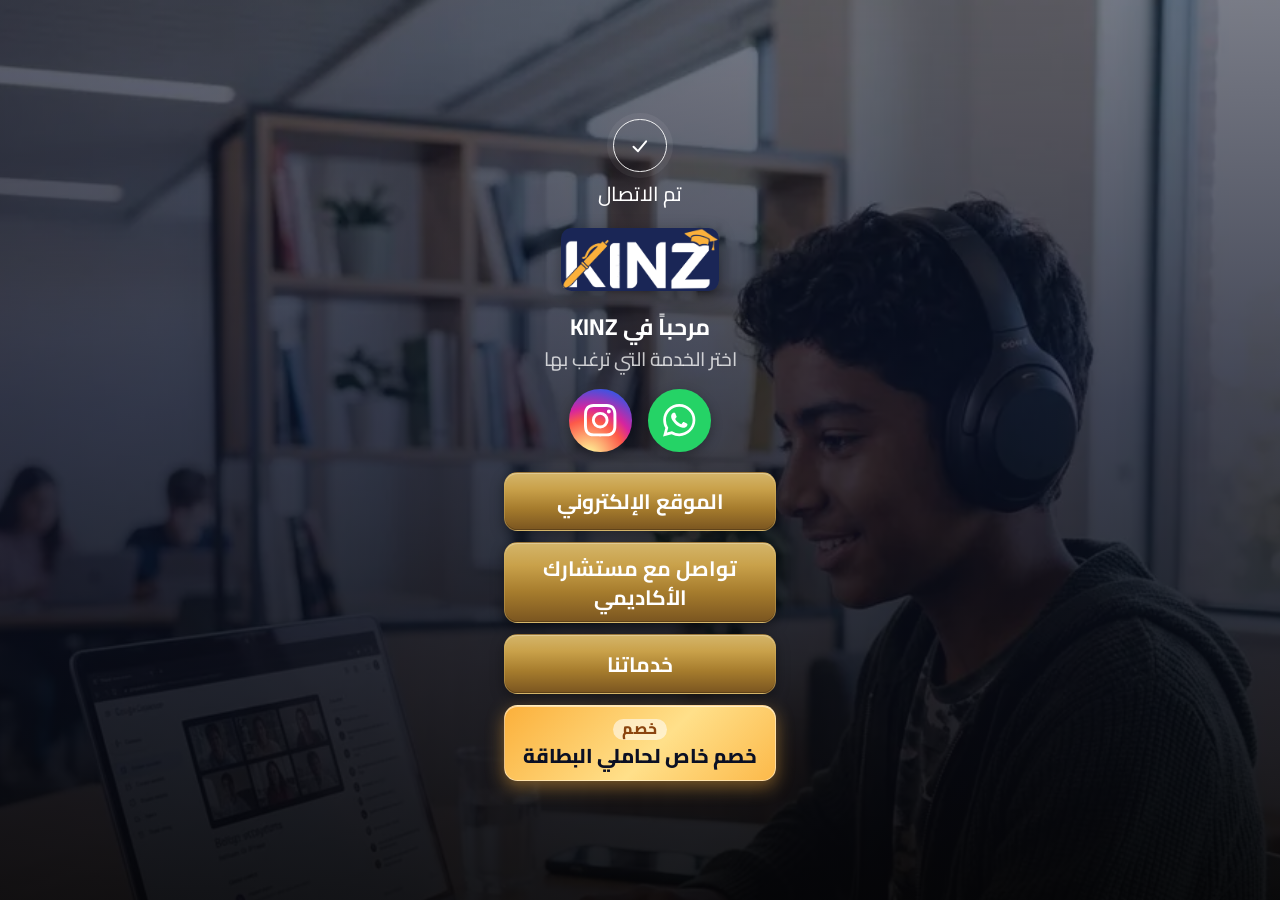
<file: nfc.html>
<!DOCTYPE html>
<html lang="ar" dir="rtl">
<head>
  <meta charset="utf-8">
  <meta name="viewport" content="width=device-width, initial-scale=1, viewport-fit=cover">
  <title>كينز | بطاقة NFC</title>
  <meta name="description" content="مرحباً في كينز — اختر الخدمة التي ترغب بها بعد لمس بطاقة NFC.">
  <meta name="robots" content="noindex, follow">
  <meta name="theme-color" content="#0B1024">
  <link rel="canonical" href="https://kinz-ed.com/nfc.html">
  <link rel="icon" type="image/png" href="images/nfc/kinz-logo-nfc.png">
  <meta property="og:title" content="كينز | بطاقة NFC">
  <meta property="og:description" content="مرحباً في كينز — اختر الخدمة التي ترغب بها.">
  <meta property="og:url" content="https://kinz-ed.com/nfc.html">
  <meta property="og:image" content="https://kinz-ed.com/images/nfc/hero-web.jpg">
  <link rel="preconnect" href="https://fonts.googleapis.com">
  <link rel="preconnect" href="https://fonts.gstatic.com" crossorigin>
  <link href="https://fonts.googleapis.com/css2?family=Cairo:wght@400;500;600;700;800&display=swap" rel="stylesheet">
  <link rel="stylesheet" href="nfc-styles.css">
</head>
<body>
  <div class="bg" aria-hidden="true">
    <picture><source srcset="images/nfc/hero-web.webp" type="image/webp"><img src="images/nfc/hero-web.jpg" alt="" class="bg__photo" decoding="async"></picture>
    <div class="bg__veil"></div>
  </div>

  <div class="shell">
    <main class="card">
      <div class="status reveal">
        <span class="status__ring" aria-hidden="true">
          <svg viewBox="0 0 24 24" fill="none" stroke="currentColor" stroke-width="2.2" stroke-linecap="round" stroke-linejoin="round">
            <polyline points="5 13 10 18 19 7"/>
          </svg>
        </span>
        <p class="status__label">تم الاتصال</p>
      </div>

      <img
        src="images/nfc/kinz-logo-nfc.png"
        alt="KINZ"
        class="logo reveal reveal--delay-1"
        width="120"
        height="48"
      >

      <div class="welcome reveal reveal--delay-2">
        <p class="welcome__hello">مرحباً في KINZ</p>
        <p class="welcome__hint">اختر الخدمة التي ترغب بها</p>
      </div>

      <div class="socials reveal reveal--delay-2" aria-label="تواصل اجتماعي">
        <a
          class="social social--whatsapp"
          href="https://wa.me/963983888184?text=%D9%85%D8%B1%D8%AD%D8%A8%D8%A7%D8%8C%20%D9%88%D8%B5%D9%84%D8%AA%20%D8%B9%D8%A8%D8%B1%20%D8%A8%D8%B7%D8%A7%D9%82%D8%A9%20%D9%83%D9%8A%D9%86%D8%B2"
          target="_blank"
          rel="noopener noreferrer"
          aria-label="واتساب"
        >
          <svg viewBox="0 0 24 24" aria-hidden="true"><path fill="currentColor" d="M17.472 14.382c-.297-.149-1.758-.867-2.03-.967-.273-.099-.471-.148-.67.15-.197.297-.767.966-.94 1.164-.173.199-.347.223-.644.075-.297-.15-1.255-.463-2.39-1.475-.883-.788-1.48-1.761-1.653-2.059-.173-.297-.018-.458.13-.606.134-.133.298-.347.446-.52.149-.174.198-.298.298-.497.099-.198.05-.371-.025-.52-.075-.149-.669-1.612-.916-2.207-.242-.579-.487-.5-.669-.51-.173-.008-.371-.01-.57-.01-.198 0-.52.074-.792.372-.272.297-1.04 1.016-1.04 2.479 0 1.462 1.065 2.875 1.213 3.074.149.198 2.096 3.2 5.077 4.487.709.306 1.262.489 1.694.625.712.227 1.36.195 1.871.118.571-.085 1.758-.719 2.006-1.413.248-.694.248-1.289.173-1.413-.074-.124-.272-.198-.57-.347m-5.421 7.403h-.004a9.87 9.87 0 01-5.031-1.378l-.361-.214-3.741.982.998-3.648-.235-.374a9.86 9.86 0 01-1.51-5.26c.001-5.45 4.436-9.884 9.888-9.884 2.64 0 5.122 1.03 6.988 2.898a9.825 9.825 0 012.893 6.994c-.003 5.45-4.435 9.884-9.885 9.884m8.413-18.297A11.815 11.815 0 0012.05 0C5.495 0 .16 5.335.157 11.892c0 2.096.547 4.142 1.588 5.945L.057 24l6.305-1.654a11.882 11.882 0 005.683 1.448h.005c6.554 0 11.89-5.335 11.893-11.893a11.821 11.821 0 00-3.48-8.413z"/></svg>
        </a>
        <a
          class="social social--instagram"
          href="https://www.instagram.com/kinz.platform?igsh=amI0bHJxNHU2c3R4"
          target="_blank"
          rel="noopener noreferrer"
          aria-label="إنستغرام"
        >
          <svg viewBox="0 0 24 24" aria-hidden="true"><path fill="currentColor" d="M12 2.163c3.204 0 3.584.012 4.85.07 3.252.148 4.771 1.691 4.919 4.919.058 1.265.069 1.645.069 4.849 0 3.205-.012 3.584-.069 4.849-.149 3.225-1.664 4.771-4.919 4.919-1.266.058-1.644.07-4.85.07-3.204 0-3.584-.012-4.849-.07-3.26-.149-4.771-1.699-4.919-4.92-.058-1.265-.07-1.644-.07-4.849 0-3.204.013-3.583.07-4.849.149-3.227 1.664-4.771 4.919-4.919 1.266-.057 1.645-.069 4.849-.069zM12 0C8.741 0 8.333.014 7.053.072 2.695.272.273 2.69.073 7.052.014 8.333 0 8.741 0 12c0 3.259.014 3.668.072 4.948.2 4.358 2.618 6.78 6.98 6.98C8.333 23.986 8.741 24 12 24c3.259 0 3.668-.014 4.948-.072 4.354-.2 6.782-2.618 6.979-6.98.059-1.28.073-1.689.073-4.948 0-3.259-.014-3.667-.072-4.947-.196-4.354-2.617-6.78-6.979-6.98C15.668.014 15.259 0 12 0zm0 5.838a6.162 6.162 0 100 12.324 6.162 6.162 0 000-12.324zM12 16a4 4 0 110-8 4 4 0 010 8zm6.406-11.845a1.44 1.44 0 100 2.881 1.44 1.44 0 000-2.881z"/></svg>
        </a>
      </div>

      <nav class="actions reveal reveal--delay-3" aria-label="الخدمات">
        <a class="cta" href="https://kinz-ed.com" target="_blank" rel="noopener noreferrer">
          الموقع الإلكتروني
        </a>
        <a
          class="cta"
          href="https://wa.me/963983888184?text=%D9%85%D8%B1%D8%AD%D8%A8%D8%A7%D8%8C%20%D8%A3%D8%B1%D9%8A%D8%AF%20%D8%A7%D9%84%D8%AA%D9%88%D8%A7%D8%B5%D9%84%20%D9%85%D8%B9%20%D9%85%D8%B3%D8%AA%D8%B4%D8%A7%D8%B1%D9%8A%20%D8%A7%D9%84%D8%A3%D9%83%D8%A7%D8%AF%D9%8A%D9%85%D9%8A"
          target="_blank"
          rel="noopener noreferrer"
        >
          تواصل مع مستشارك الأكاديمي
        </a>
        <a class="cta" href="assets/kinz-brochure.pdf" download="Kinz-Brochure.pdf">
          خدماتنا
        </a>
        <a
          class="cta cta--flash"
          href="https://wa.me/963983888184?text=%D9%85%D8%B1%D8%AD%D8%A8%D8%A7%D8%8C%20%D8%A3%D9%86%D8%A7%20%D8%AD%D8%A7%D9%85%D9%84%20%D8%A8%D8%B7%D8%A7%D9%82%D8%A9%20NFC%20%D9%85%D9%86%20%D9%83%D9%8A%D9%86%D8%B2%20%D9%88%D9%84%D8%AF%D9%8A%20%D8%AE%D8%B5%D9%85%20%D8%AE%D8%A7%D8%B5%20%D8%A8%D8%AD%D9%85%D9%84%D8%A9%20%D8%A7%D9%84%D8%A8%D8%B7%D8%A7%D9%82%D8%A9"
          target="_blank"
          rel="noopener noreferrer"
        >
          <span class="cta__badge">خصم</span>
          <span class="cta__flash-text">خصم خاص لحاملي البطاقة</span>
        </a>
      </nav>
    </main>
  </div>
</body>
</html>
</file>
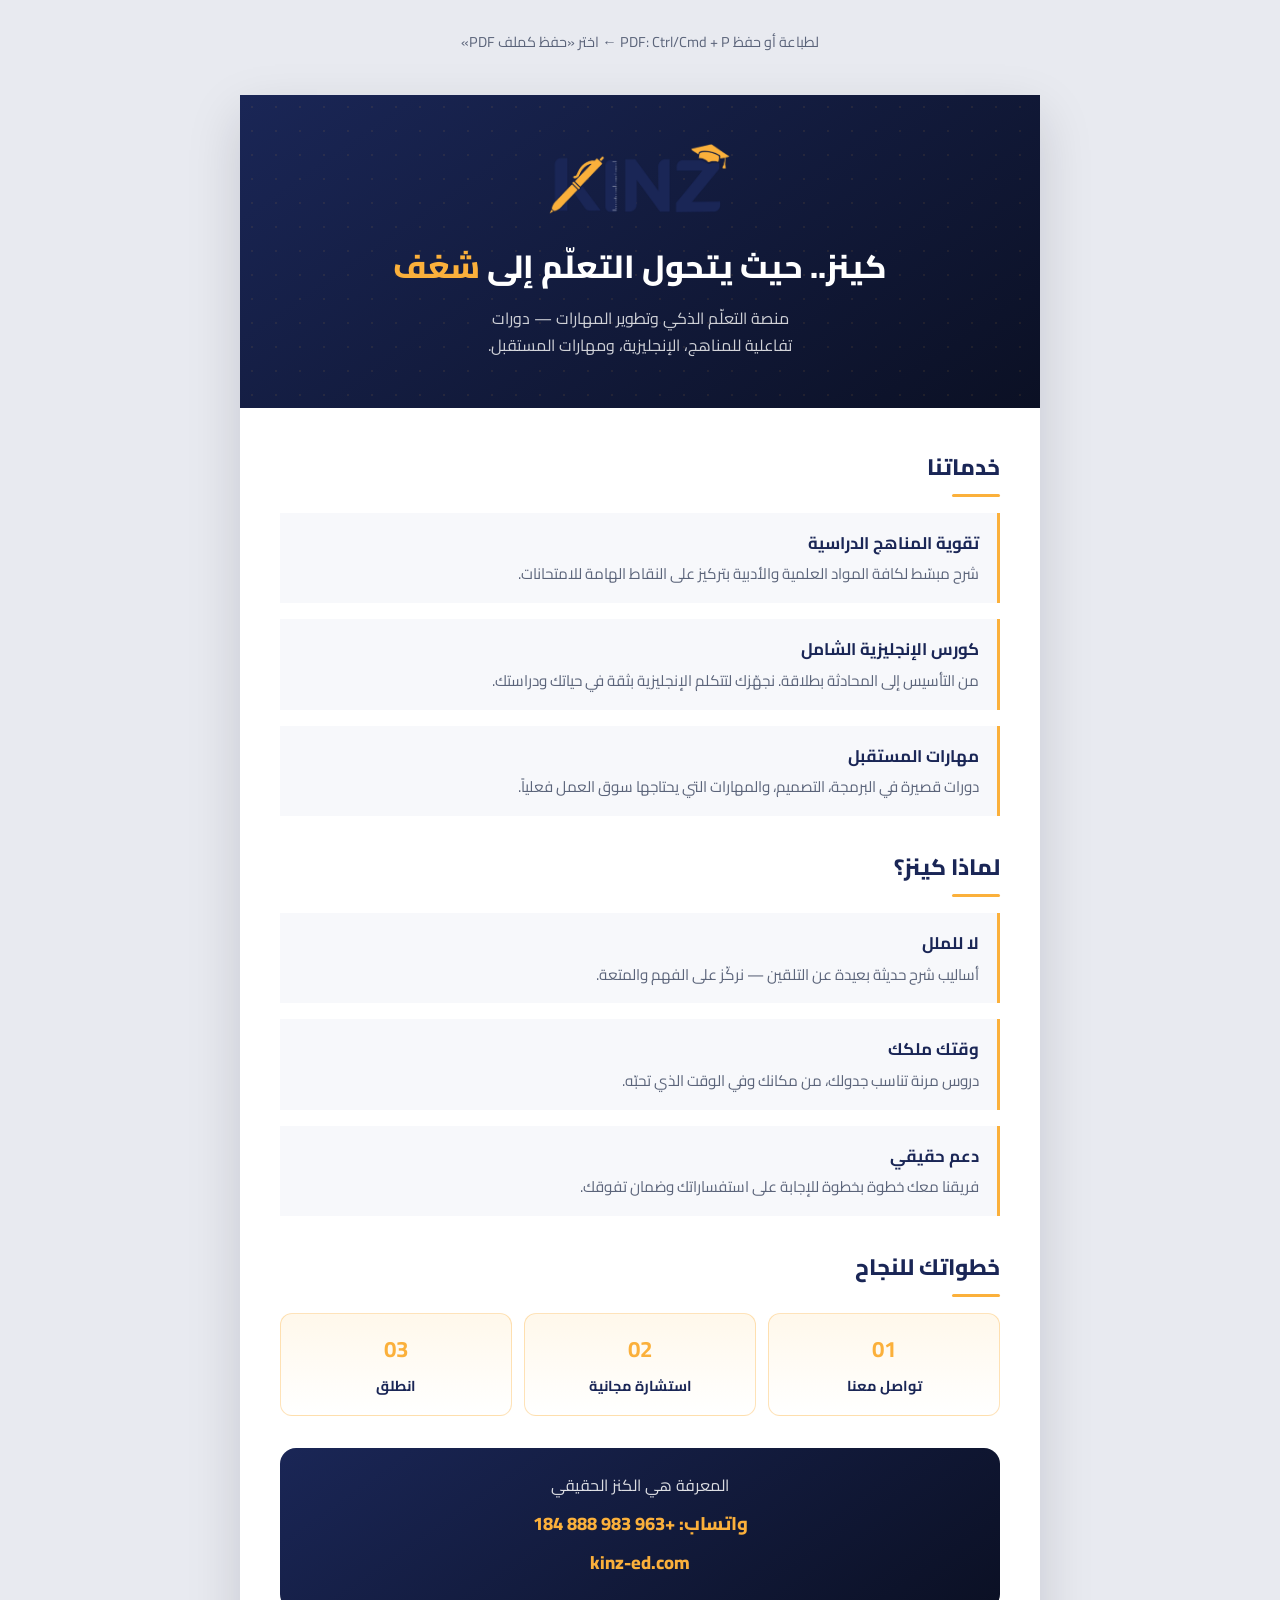
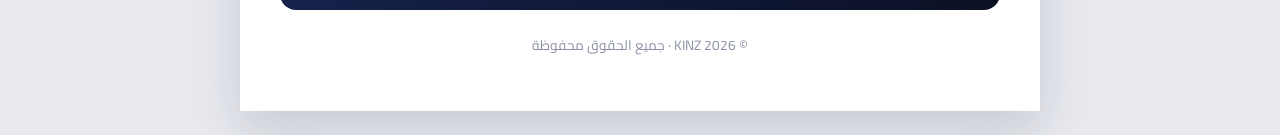
<file: assets/brochure.html>
<!DOCTYPE html>
<html lang="ar" dir="rtl">
<head>
  <meta charset="utf-8">
  <meta name="viewport" content="width=device-width, initial-scale=1">
  <title>كُتيّب كينز | Kinz Brochure</title>
  <link rel="preconnect" href="https://fonts.googleapis.com">
  <link rel="preconnect" href="https://fonts.gstatic.com" crossorigin>
  <link href="https://fonts.googleapis.com/css2?family=Cairo:wght@400;600;700;800&display=swap" rel="stylesheet">
  <style>
    :root {
      --navy: #1A2656;
      --deep: #0B1024;
      --gold: #FBB03B;
      --gold-dark: #E19E35;
    }

    * { box-sizing: border-box; }

    body {
      margin: 0;
      font-family: "Cairo", sans-serif;
      background: #e8eaf0;
      color: var(--navy);
      line-height: 1.7;
    }

    .sheet {
      width: min(800px, 100%);
      margin: 1.5rem auto;
      background: #fff;
      box-shadow: 0 20px 50px rgba(11, 16, 36, 0.15);
      overflow: hidden;
    }

    .cover {
      background: linear-gradient(145deg, var(--navy), var(--deep));
      color: #fff;
      padding: 3rem 2.5rem;
      text-align: center;
      position: relative;
    }

    .cover::after {
      content: "";
      position: absolute;
      inset: 0;
      opacity: 0.08;
      background-image: radial-gradient(circle, var(--gold) 1px, transparent 1px);
      background-size: 24px 24px;
      pointer-events: none;
    }

    .cover img {
      height: 72px;
      margin: 0 auto 1.5rem;
      display: block;
      position: relative;
      z-index: 1;
    }

    .cover h1 {
      margin: 0 0 0.75rem;
      font-size: 2rem;
      font-weight: 800;
      position: relative;
      z-index: 1;
    }

    .cover h1 span { color: var(--gold); }

    .cover p {
      margin: 0 auto;
      max-width: 36ch;
      color: rgba(255,255,255,0.8);
      position: relative;
      z-index: 1;
    }

    .body {
      padding: 2.5rem;
    }

    h2 {
      margin: 0 0 1rem;
      font-size: 1.4rem;
      font-weight: 800;
    }

    h2::after {
      content: "";
      display: block;
      width: 48px;
      height: 3px;
      margin-top: 0.5rem;
      background: var(--gold);
      border-radius: 999px;
    }

    .services {
      display: grid;
      gap: 1rem;
      margin: 0 0 2rem;
    }

    .svc {
      padding: 1rem 1.15rem;
      border-right: 3px solid var(--gold);
      background: #f7f8fb;
    }

    .svc h3 {
      margin: 0 0 0.25rem;
      font-size: 1.05rem;
    }

    .svc p {
      margin: 0;
      color: #5b647a;
      font-size: 0.95rem;
    }

    .steps {
      display: grid;
      grid-template-columns: repeat(3, 1fr);
      gap: 0.75rem;
      margin-bottom: 2rem;
    }

    .step {
      text-align: center;
      padding: 1rem 0.5rem;
      background: linear-gradient(180deg, #fff8eb, #fff);
      border: 1px solid rgba(251, 176, 59, 0.35);
      border-radius: 12px;
    }

    .step strong {
      display: block;
      color: var(--gold);
      font-size: 1.4rem;
      margin-bottom: 0.25rem;
    }

    .step span {
      font-size: 0.9rem;
      font-weight: 700;
    }

    .cta {
      background: linear-gradient(145deg, var(--navy), var(--deep));
      color: #fff;
      border-radius: 16px;
      padding: 1.5rem;
      text-align: center;
    }

    .cta p { margin: 0 0 0.5rem; color: rgba(255,255,255,0.85); }
    .cta a {
      color: var(--gold);
      font-weight: 800;
      text-decoration: none;
      font-size: 1.15rem;
    }

    .foot {
      margin-top: 1.5rem;
      text-align: center;
      color: #8a90a3;
      font-size: 0.85rem;
    }

    .print-hint {
      text-align: center;
      padding: 1rem;
      color: #5b647a;
      font-size: 0.9rem;
    }

    @media print {
      body { background: #fff; }
      .sheet { margin: 0; box-shadow: none; width: 100%; }
      .print-hint { display: none; }
    }

    @media (max-width: 640px) {
      .steps { grid-template-columns: 1fr; }
      .body, .cover { padding: 1.5rem; }
    }
  </style>
</head>
<body>
  <p class="print-hint">لطباعة أو حفظ PDF: Ctrl/Cmd + P ← اختر «حفظ كملف PDF»</p>

  <article class="sheet">
    <header class="cover">
      <img src="../images/nfc/kinz-logo-web.png" alt="كينز">
      <h1>كينز.. حيث يتحول التعلّم إلى <span>شغف</span></h1>
      <p>منصة التعلّم الذكي وتطوير المهارات — دورات تفاعلية للمناهج، الإنجليزية، ومهارات المستقبل.</p>
    </header>

    <div class="body">
      <h2>خدماتنا</h2>
      <div class="services">
        <div class="svc">
          <h3>تقوية المناهج الدراسية</h3>
          <p>شرح مبسّط لكافة المواد العلمية والأدبية بتركيز على النقاط الهامة للامتحانات.</p>
        </div>
        <div class="svc">
          <h3>كورس الإنجليزية الشامل</h3>
          <p>من التأسيس إلى المحادثة بطلاقة. نجهّزك لتتكلم الإنجليزية بثقة في حياتك ودراستك.</p>
        </div>
        <div class="svc">
          <h3>مهارات المستقبل</h3>
          <p>دورات قصيرة في البرمجة، التصميم، والمهارات التي يحتاجها سوق العمل فعلياً.</p>
        </div>
      </div>

      <h2>لماذا كينز؟</h2>
      <div class="services">
        <div class="svc">
          <h3>لا للملل</h3>
          <p>أساليب شرح حديثة بعيدة عن التلقين — نركّز على الفهم والمتعة.</p>
        </div>
        <div class="svc">
          <h3>وقتك ملكك</h3>
          <p>دروس مرنة تناسب جدولك، من مكانك وفي الوقت الذي تحبّه.</p>
        </div>
        <div class="svc">
          <h3>دعم حقيقي</h3>
          <p>فريقنا معك خطوة بخطوة للإجابة على استفساراتك وضمان تفوقك.</p>
        </div>
      </div>

      <h2>خطواتك للنجاح</h2>
      <div class="steps">
        <div class="step"><strong>01</strong><span>تواصل معنا</span></div>
        <div class="step"><strong>02</strong><span>استشارة مجانية</span></div>
        <div class="step"><strong>03</strong><span>انطلق</span></div>
      </div>

      <div class="cta">
        <p>المعرفة هي الكنز الحقيقي</p>
        <p><a href="https://wa.me/963983888184">واتساب: +963 983 888 184</a></p>
        <p><a href="https://kinz-ed.com">kinz-ed.com</a></p>
      </div>

      <p class="foot">© 2026 KINZ · جميع الحقوق محفوظة</p>
    </div>
  </article>
</body>
</html>
</file>
<file: nfc-styles.css>
:root {
  --ink: #ffffff;
  --ink-muted: rgba(255, 255, 255, 0.75);
  --gold-top: #c9a14a;
  --gold-mid: #a67c2d;
  --gold-bot: #7a5520;
  --gold-shine: #d4b56a;
  --ease: cubic-bezier(0.22, 1, 0.36, 1);

  /* Fluid scale from phone height — whole hub fits one screen */
  --u: clamp(0.55rem, 1.65svh, 0.95rem);
}

*,
*::before,
*::after {
  box-sizing: border-box;
}

html,
body {
  height: 100%;
}

body {
  margin: 0;
  font-family: "Cairo", sans-serif;
  font-size: calc(var(--u) * 1.55);
  color: var(--ink);
  background: #0b1024;
  line-height: 1.4;
  -webkit-font-smoothing: antialiased;
  -webkit-tap-highlight-color: transparent;
  overflow: hidden;
}

img {
  max-width: 100%;
  display: block;
}

a {
  color: inherit;
  text-decoration: none;
}

/* Full-bleed photo background */
.bg {
  position: fixed;
  inset: 0;
  z-index: 0;
  overflow: hidden;
  pointer-events: none;
}

.bg__photo {
  width: 100%;
  height: 100%;
  object-fit: cover;
  object-position: center top;
  transform: scale(1.04);
  animation: kenburns 20s var(--ease) infinite alternate;
}

.bg__veil {
  position: absolute;
  inset: 0;
  background:
    linear-gradient(
      180deg,
      rgba(11, 16, 36, 0.55) 0%,
      rgba(11, 16, 36, 0.78) 45%,
      rgba(5, 5, 8, 0.92) 100%
    ),
    linear-gradient(90deg, rgba(26, 38, 86, 0.25), transparent 60%);
}

@keyframes kenburns {
  from { transform: scale(1.04) translateY(0); }
  to { transform: scale(1.1) translateY(-1.5%); }
}

.shell {
  position: relative;
  z-index: 1;
  height: 100svh;
  height: 100dvh;
  display: flex;
  align-items: center;
  justify-content: center;
  padding:
    max(calc(var(--u) * 1.5), env(safe-area-inset-top))
    max(calc(var(--u) * 2.8), env(safe-area-inset-right))
    max(calc(var(--u) * 1.5), env(safe-area-inset-bottom))
    max(calc(var(--u) * 2.8), env(safe-area-inset-left));
}

.card {
  width: min(72vw, 17rem);
  display: flex;
  flex-direction: column;
  align-items: center;
  text-align: center;
}

.status {
  display: flex;
  flex-direction: column;
  align-items: center;
  gap: calc(var(--u) * 0.55);
  margin-bottom: calc(var(--u) * 1.35);
}

.status__ring {
  width: calc(var(--u) * 3.6);
  height: calc(var(--u) * 3.6);
  border-radius: 50%;
  border: 1.5px solid rgba(255, 255, 255, 0.92);
  display: grid;
  place-items: center;
  color: #fff;
  box-shadow: 0 0 0 6px rgba(255, 255, 255, 0.06);
}

.status__ring svg {
  width: 42%;
  height: 42%;
}

.status__label {
  margin: 0;
  font-size: calc(var(--u) * 1.35);
  font-weight: 500;
}

.logo {
  width: auto;
  height: calc(var(--u) * 4.2);
  margin: 0 auto calc(var(--u) * 1.35);
  object-fit: contain;
  border-radius: calc(var(--u) * 0.7);
  box-shadow: 0 4px 16px rgba(0, 0, 0, 0.35);
}

.welcome {
  margin: 0 0 calc(var(--u) * 1.1);
}

.welcome__hello {
  margin: 0 0 calc(var(--u) * 0.2);
  font-size: calc(var(--u) * 1.55);
  font-weight: 700;
}

.welcome__hint {
  margin: 0;
  font-size: calc(var(--u) * 1.3);
  font-weight: 500;
  color: var(--ink-muted);
}

.socials {
  display: flex;
  align-items: center;
  justify-content: center;
  gap: calc(var(--u) * 1.1);
  margin: 0 0 calc(var(--u) * 1.35);
}

.social {
  width: calc(var(--u) * 4.2);
  height: calc(var(--u) * 4.2);
  display: grid;
  place-items: center;
  border-radius: 50%;
  color: #fff;
  transition: transform 0.2s var(--ease), filter 0.2s ease;
  box-shadow: 0 4px 12px rgba(0, 0, 0, 0.3);
}

.social svg {
  width: 52%;
  height: 52%;
}

.social--whatsapp {
  background: #25d366;
}

.social--instagram {
  background: radial-gradient(
    circle at 30% 107%,
    #fdf497 0%,
    #fdf497 5%,
    #fd5949 45%,
    #d6249f 60%,
    #285aeb 90%
  );
}

.social:active {
  transform: scale(0.94);
  filter: brightness(0.95);
}

.actions {
  width: 100%;
  display: flex;
  flex-direction: column;
  gap: calc(var(--u) * 0.75);
}

.cta {
  display: flex;
  align-items: center;
  justify-content: center;
  min-height: calc(var(--u) * 4);
  padding: calc(var(--u) * 0.7) calc(var(--u) * 1.2);
  border-radius: calc(var(--u) * 0.9);
  font-family: inherit;
  font-size: calc(var(--u) * 1.4);
  font-weight: 700;
  color: #fff;
  text-align: center;
  background: linear-gradient(
    180deg,
    var(--gold-shine) 0%,
    var(--gold-top) 28%,
    var(--gold-mid) 62%,
    var(--gold-bot) 100%
  );
  box-shadow:
    inset 0 1px 0 rgba(255, 255, 255, 0.28),
    inset 0 -1px 0 rgba(0, 0, 0, 0.22),
    0 4px 14px rgba(0, 0, 0, 0.35);
  border: 1px solid rgba(212, 181, 106, 0.35);
  transition: transform 0.2s var(--ease), filter 0.2s ease;
}

.cta:active {
  transform: scale(0.98);
  filter: brightness(0.96);
}

/* Flashy NFC cardholder discount */
.cta--flash {
  position: relative;
  overflow: hidden;
  flex-direction: column;
  gap: calc(var(--u) * 0.15);
  min-height: calc(var(--u) * 4.6);
  padding-block: calc(var(--u) * 0.85);
  background: linear-gradient(
    135deg,
    #fbb03b 0%,
    #ffe08a 28%,
    #fbb03b 55%,
    #c47a12 100%
  );
  background-size: 200% 200%;
  color: #0b1024;
  border: 1px solid rgba(255, 255, 255, 0.45);
  box-shadow:
    inset 0 1px 0 rgba(255, 255, 255, 0.55),
    0 0 0 0 rgba(251, 176, 59, 0.55),
    0 6px 18px rgba(251, 176, 59, 0.45);
  animation:
    flash-shift 2.8s ease-in-out infinite,
    flash-pulse 1.8s ease-in-out infinite;
}

.cta--flash::before {
  content: "";
  position: absolute;
  inset: 0;
  background: linear-gradient(
    105deg,
    transparent 35%,
    rgba(255, 255, 255, 0.55) 50%,
    transparent 65%
  );
  transform: translateX(-120%);
  animation: flash-shine 2.4s ease-in-out infinite;
  pointer-events: none;
}

.cta__badge {
  position: relative;
  z-index: 1;
  font-size: calc(var(--u) * 1.05);
  font-weight: 800;
  letter-spacing: 0.06em;
  text-transform: uppercase;
  color: #8b4510;
  background: rgba(255, 255, 255, 0.55);
  padding: 0.05em 0.55em;
  border-radius: 999px;
  line-height: 1.3;
}

.cta__flash-text {
  position: relative;
  z-index: 1;
  font-size: calc(var(--u) * 1.35);
  font-weight: 800;
  line-height: 1.25;
}

.cta--flash:active {
  filter: brightness(0.97);
}

@keyframes flash-shift {
  0%, 100% { background-position: 0% 50%; }
  50% { background-position: 100% 50%; }
}

@keyframes flash-pulse {
  0%, 100% {
    box-shadow:
      inset 0 1px 0 rgba(255, 255, 255, 0.55),
      0 0 0 0 rgba(251, 176, 59, 0.55),
      0 6px 18px rgba(251, 176, 59, 0.45);
    transform: scale(1);
  }
  50% {
    box-shadow:
      inset 0 1px 0 rgba(255, 255, 255, 0.55),
      0 0 0 6px rgba(251, 176, 59, 0),
      0 8px 22px rgba(251, 176, 59, 0.65);
    transform: scale(1.02);
  }
}

@keyframes flash-shine {
  0%, 55% { transform: translateX(-120%); }
  80%, 100% { transform: translateX(120%); }
}

.reveal {
  opacity: 0;
  transform: translateY(8px);
  animation: rise 0.55s var(--ease) forwards;
}

.reveal--delay-1 { animation-delay: 0.08s; }
.reveal--delay-2 { animation-delay: 0.16s; }
.reveal--delay-3 { animation-delay: 0.24s; }

@keyframes rise {
  to {
    opacity: 1;
    transform: translateY(0);
  }
}

.status__ring {
  animation: pop 0.45s var(--ease) 0.04s both;
}

@keyframes pop {
  from {
    opacity: 0;
    transform: scale(0.75);
  }
  to {
    opacity: 1;
    transform: scale(1);
  }
}

@media (prefers-reduced-motion: reduce) {
  *,
  *::before,
  *::after {
    animation: none !important;
    transition: none !important;
  }

  .reveal,
  .status__ring,
  .cta--flash {
    opacity: 1;
    transform: none;
    animation: none !important;
  }

  .cta--flash::before {
    display: none;
  }

  .bg__photo {
    transform: none;
  }
}
</file>
